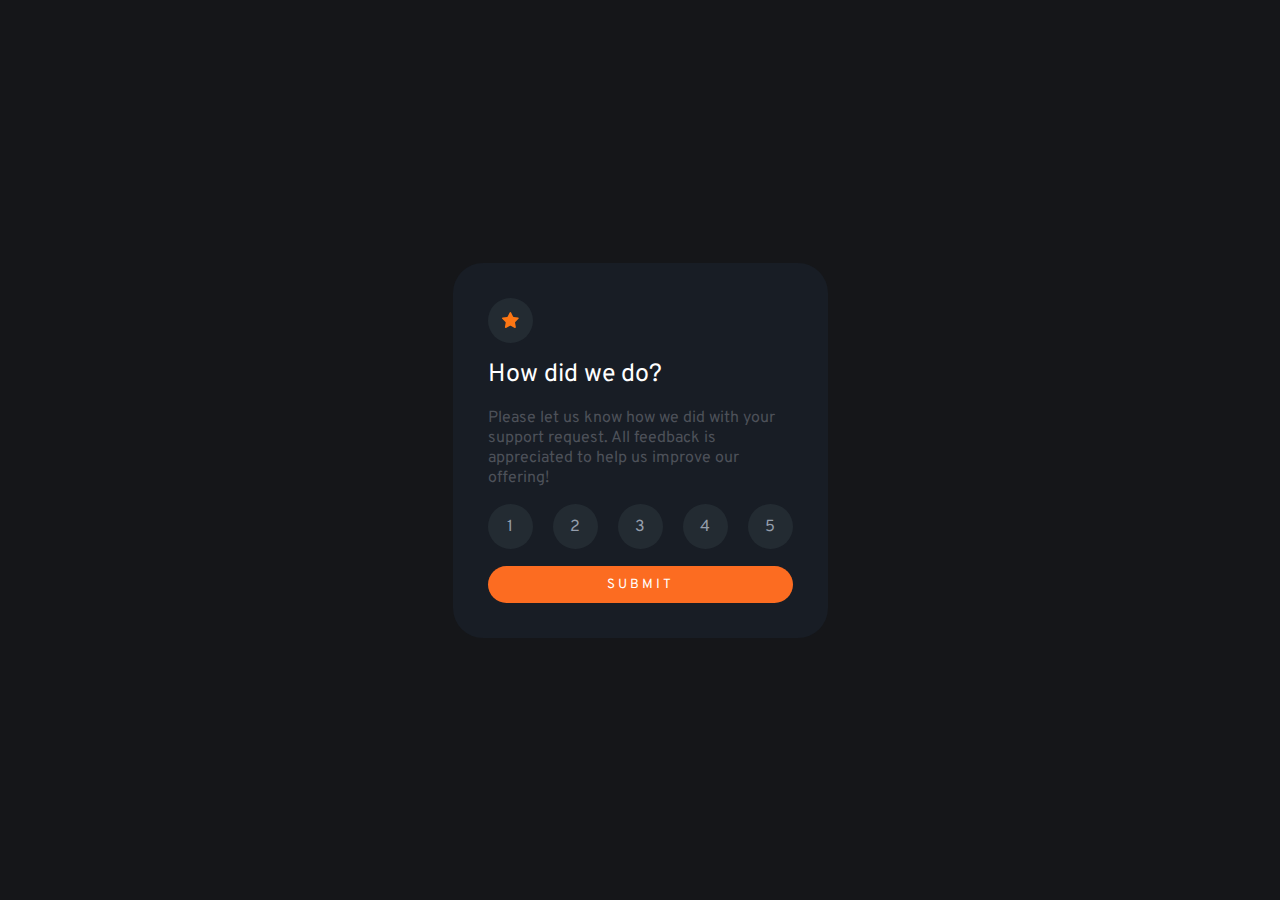
<file: interactive-rating-component/index.html>
<!DOCTYPE html>
<html lang="en">
<head>
  <meta charset="UTF-8">
  <meta name="viewport" content="width=device-width, initial-scale=1.0"> <!-- displays site properly based on user's device -->

  <link rel="icon" type="image/png" sizes="32x32" href="./images/favicon-32x32.png">
  
  <title>Frontend Mentor | Interactive rating component</title>

  <link rel="stylesheet" href="style.css">
</head>
<body>

  <div class="card">
    <div class="star">
      <img src="images/icon-star.svg" alt="logo">
    </div>

    <div class="title">
      How did we do?
    </div>

    <div class="description">
      Please let us know how we did with your support request. All feedback is appreciated to help us improve our offering!
    </div>

    <div class="numbers">
      <span>1</span>
      <span>2</span>
      <span>3</span>
      <span>4</span>
      <span>5</span>
    </div>

    <button class="submit">
      SUBMIT
    </button>
  </div>


  <!-- <div class="card-thanks">
    <img src="images/illustration-thank-you.svg" alt="ticket" class="logo">

    <div class="ticket">
    </div>
    
    <div class="box">
      You selected </span> out of 5
    </div>

    <div class="title">
      Thank you!
    </div>

    <div class="description">
      We appreciate you taking the time to give a rating. If you ever need more support, don’t hesitate to get in touch!
    </div>
  </div> -->
  

<!-- <div class="attribution">
    Challenge by <a href="https://www.frontendmentor.io?ref=challenge" target="_blank">Frontend Mentor</a>. 
    Coded by <a href="#">Your Name Here</a>.
  </div> -->
</body>
</html>
</file>
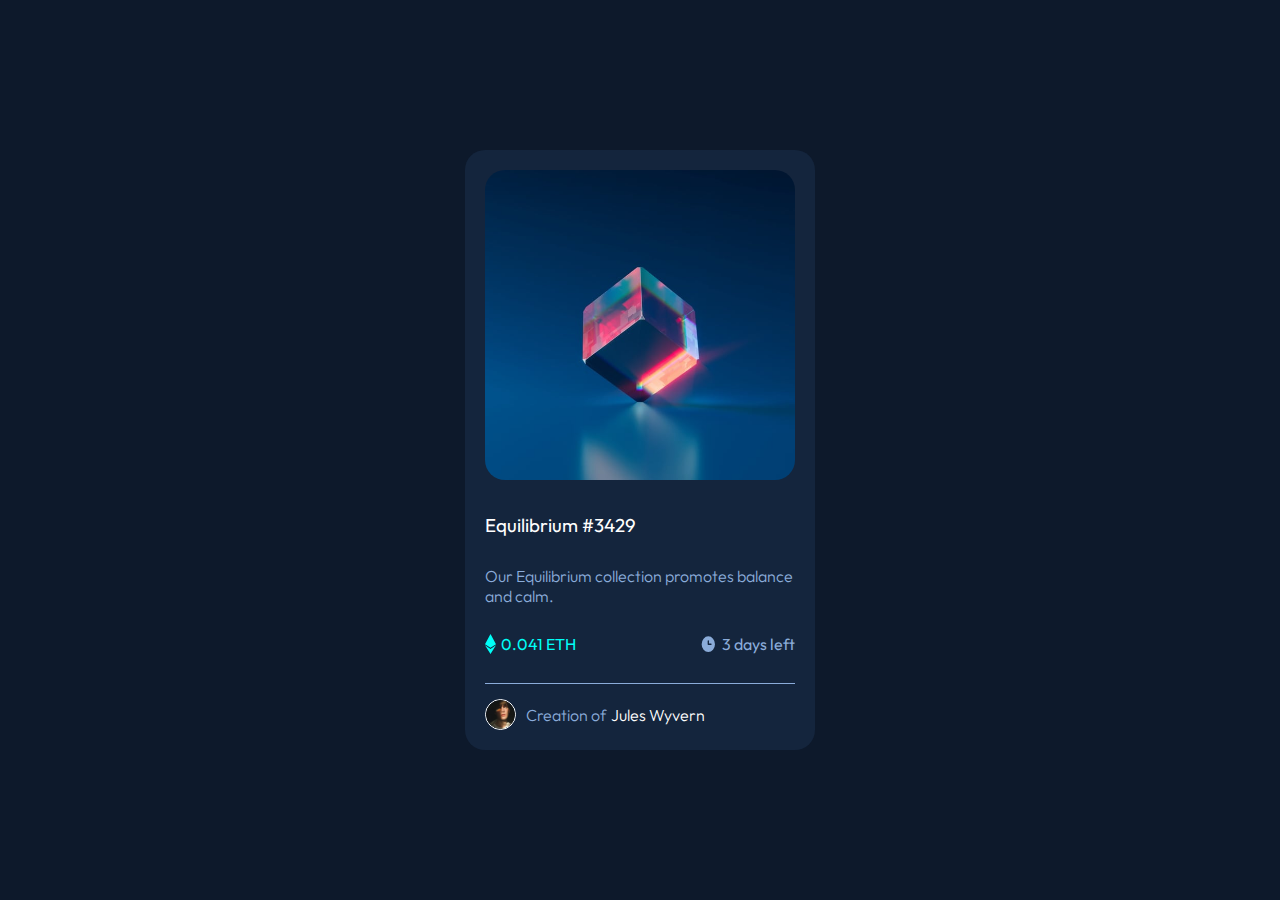
<file: nft-preview-card-component-main/index.html>
<!DOCTYPE html>
<html lang="en">
<head>
  <meta charset="UTF-8">
  <meta name="viewport" content="width=device-width, initial-scale=1.0"> <!-- displays site properly based on user's device -->

  <link rel="icon" type="image/png" sizes="32x32" href="./images/favicon-32x32.png">
  
  <title>Frontend Mentor | NFT preview card component</title>

  <link rel="stylesheet" href="style.css">
</head>
<body>

  <div class="card">

    <div class="images">
      <img src="images/image-equilibrium.jpg" alt="nft" class="logo">
      <div class="view-overlay">
        <img src="images/icon-view.svg" alt="eye" class="eye">
      </div>
    </div>

<!--     <img src="images/image-equilibrium.jpg" alt="nft" class="logo">
 -->
    <h3>Equilibrium #3429</h3>
    <p>Our Equilibrium collection promotes balance and calm.</p>

    <div class="details">
      <div class="price">
        <img src="images/icon-ethereum.svg" alt="eth" class="icon">
        0.041 ETH
      </div>
      <div class="data">
        <img src="images/icon-clock.svg" alt="clock" class="icon">
        3 days left
      </div>
    </div>

    <div class="profile">
      <img src="images/image-avatar.png" alt="avatar" class="avatar">
      <p>Creation of <span>Jules Wyvern</span></p>
    </div>

  </div>

<!-- 
  <div class="attribution">
    Challenge by <a href="https://www.frontendmentor.io?ref=challenge" target="_blank">Frontend Mentor</a>. 
    Coded by <a href="#">Your Name Here</a>.
  </div> -->
</body>
</html>
</file>
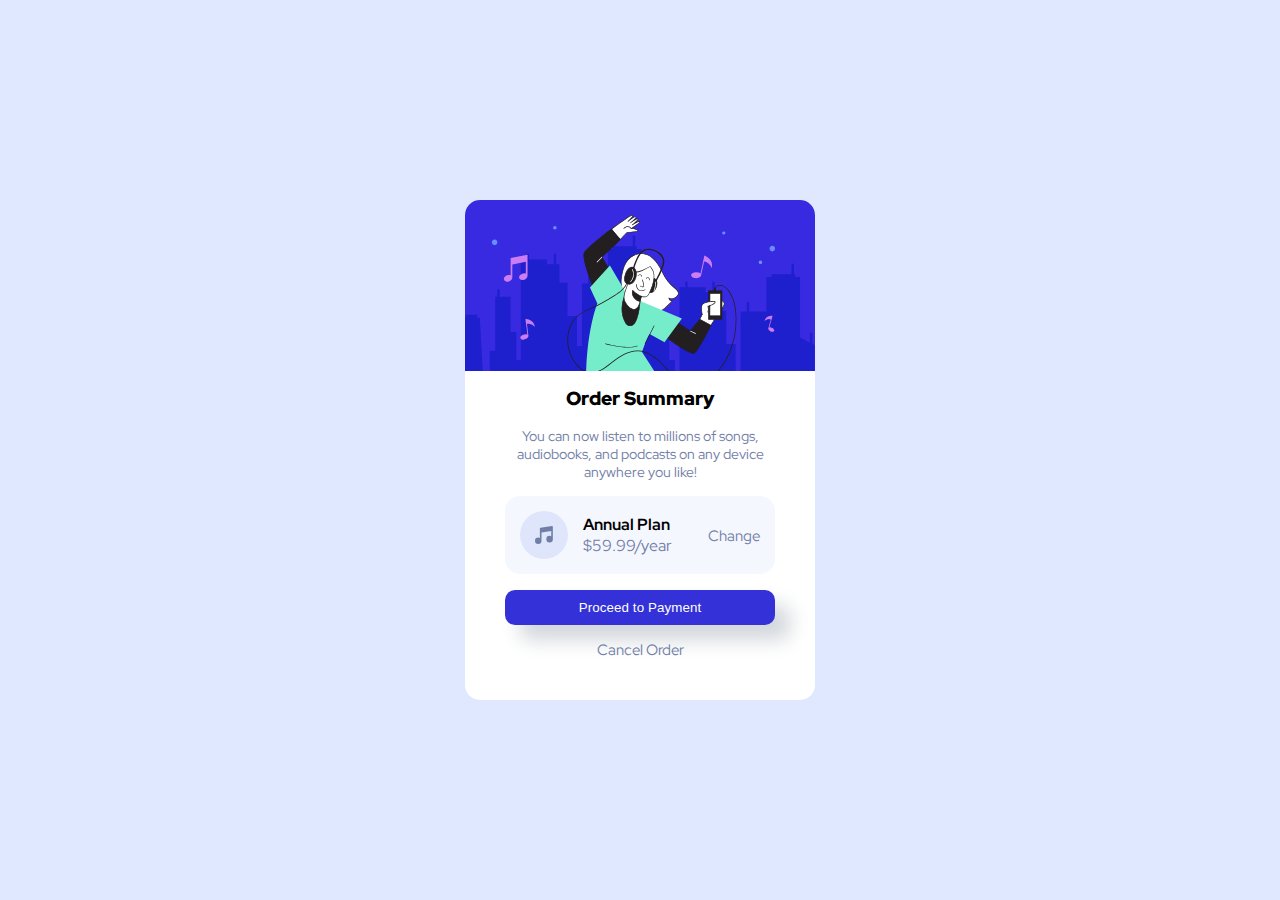
<file: order-summary-component-main/index.html>
<!DOCTYPE html>
<html lang="en">
<head>
  <meta charset="UTF-8">
  <meta name="viewport" content="width=device-width, initial-scale=1.0"> <!-- displays site properly based on user's device -->

  <link rel="icon" type="image/png" sizes="32x32" href="./images/favicon-32x32.png">
  
  <title>Frontend Mentor | Order summary card</title>

  <link rel="stylesheet" href="style.css">
</head>
<body>

  <div class="card">
    <img src="images/illustration-hero.svg" alt="banner" class="banner-hero">

    <h3>Order Summary</h3>
    <p>
      You can now listen to millions of songs, audiobooks, and podcasts on any device anywhere you like!
    </p>

    <div class="plans">
      <img src="images/icon-music.svg" alt="">
      <div class="details">
        <div class="price">
          <strong>Annual Plan</strong>
          $59.99/year
        </div>
        <div class="link-chance">
          <a href="#">Change</a>
        </div>
      </div>
    </div>

    <button class="payment">Proceed to Payment</button>

    <a href="#">Cancel Order</a>
  </div>
  <!-- <div class="attribution">
    Challenge by <a href="https://www.frontendmentor.io?ref=challenge" target="_blank">Frontend Mentor</a>. 
    Coded by <a href="#">Your Name Here</a>.
  </div> -->
</body>
</html>
</file>
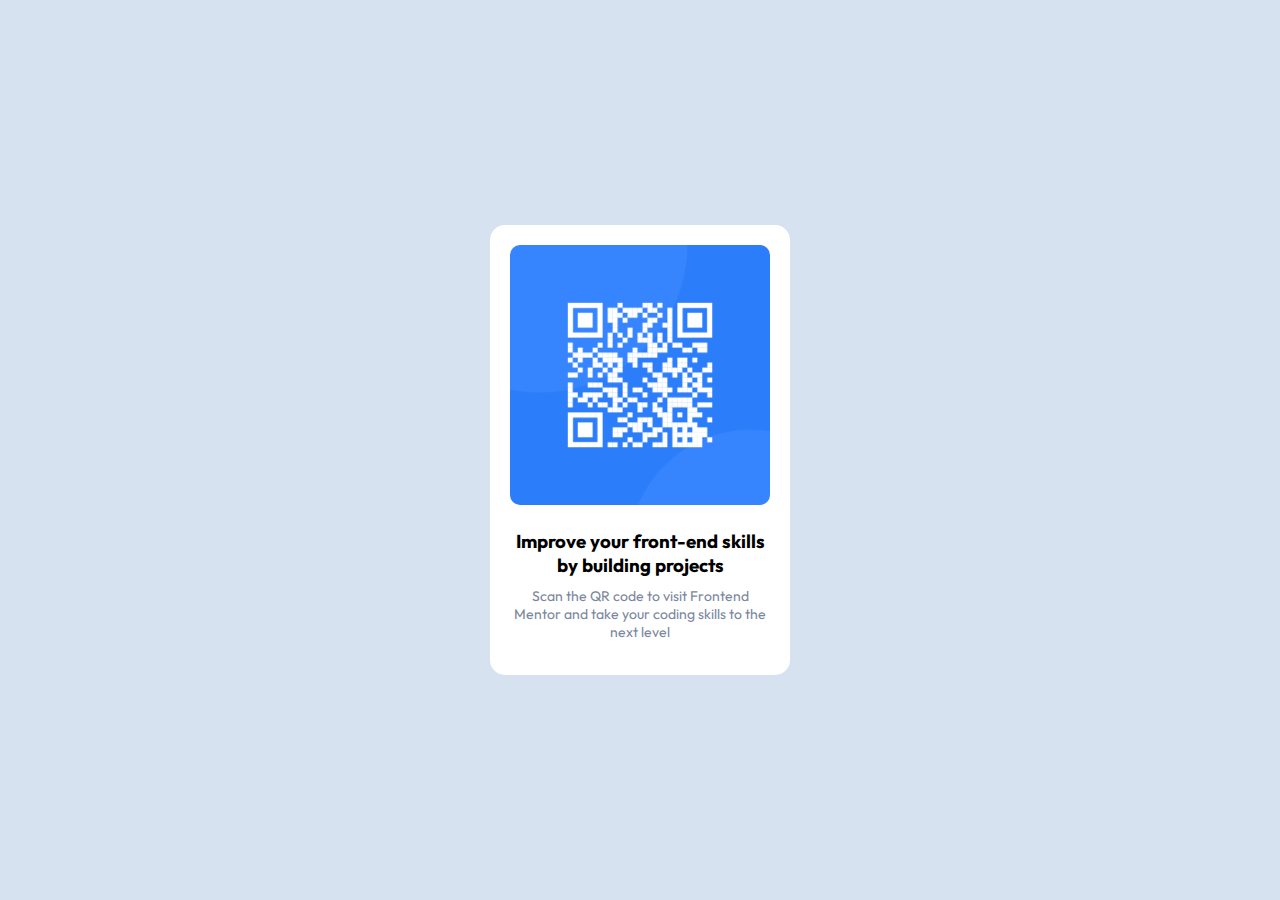
<file: qr-code-component-main/index.html>
<!DOCTYPE html>
<html lang="en">
<head>
  <meta charset="UTF-8">
  <meta name="viewport" content="width=device-width, initial-scale=1.0"> <!-- displays site properly based on user's device -->

  <link rel="icon" type="image/png" sizes="32x32" href="./images/favicon-32x32.png">
  
  <title>Frontend Mentor | QR code component</title>

  <link rel="stylesheet" href="style.css">
</head>
<body>

  <div class="card">
    <img src="images/image-qr-code.png" alt="logo" class="logo">
    <h3>Improve your front-end skills by building projects</h3>
    <p>
      Scan the QR code to visit Frontend Mentor and take your coding skills to the next level
    </p>
  </div>

  
  <!-- <div class="attribution">
    Challenge by <a href="https://www.frontendmentor.io?ref=challenge" target="_blank">Frontend Mentor</a>. 
    Coded by <a href="#">Your Name Here</a>.
  </div> -->
</body>
</html>
</file>
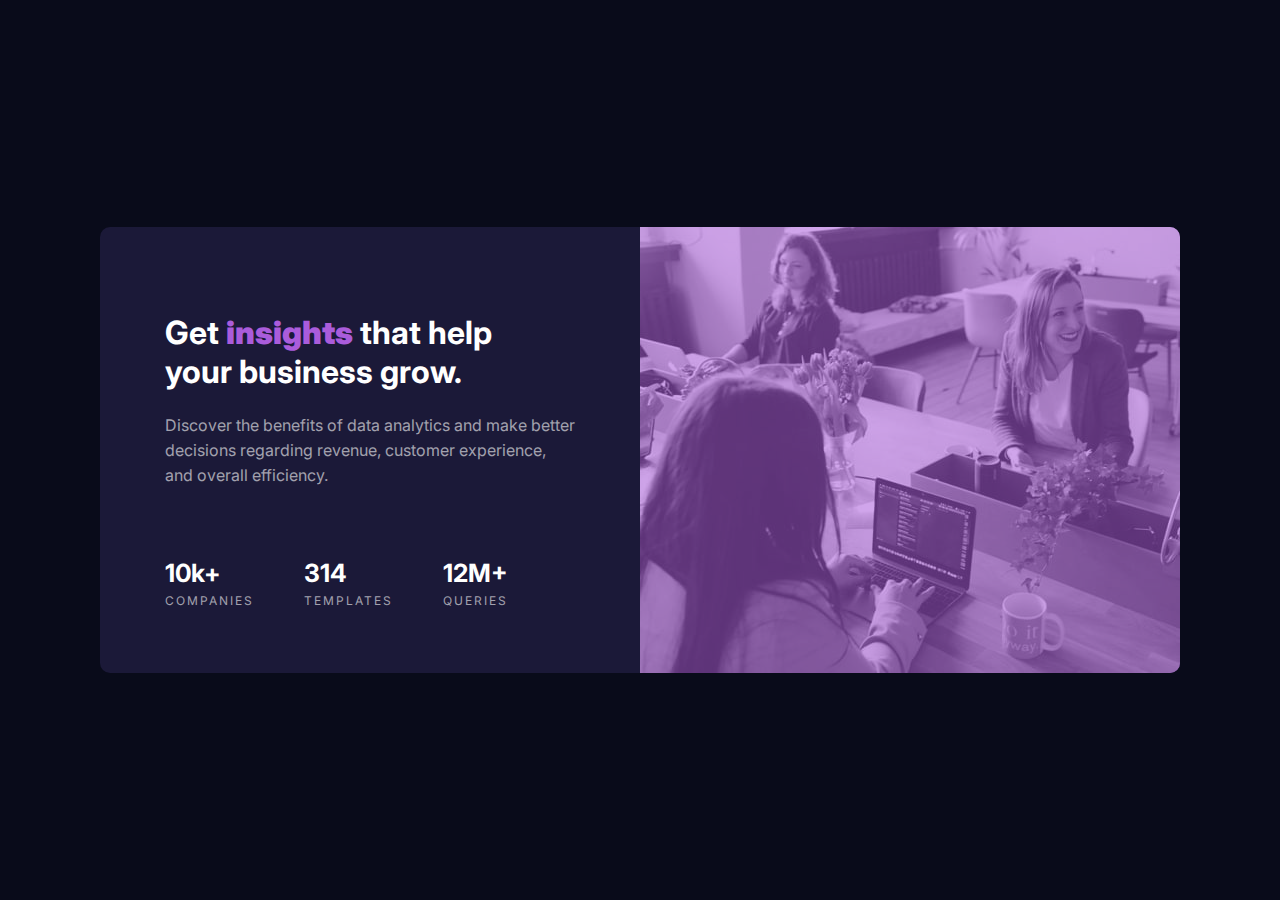
<file: stats-preview-card-component-main/index.html>
<!DOCTYPE html>
<html lang="en">
<head>
  <meta charset="UTF-8">
  <meta name="viewport" content="width=device-width, initial-scale=1.0"> <!-- displays site properly based on user's device -->

  <link rel="icon" type="image/png" sizes="32x32" href="./images/favicon-32x32.png">
  
  <title>Frontend Mentor | Stats preview card component</title>

  <link rel="stylesheet" href="style.css">

</head>
<body>

  <div class="container">
    
    <div class="text">
      <div class="informacoes">
        <h1>
          Get <strong>insights</strong> that help <br> your business grow.
        </h1>
        <p>
          Discover the benefits of data analytics and make better decisions regarding revenue, customer 
          experience, and overall efficiency.
        </p>
      </div>
      <div class="details">
        <div class="info">
          <div class="info-number">10k+</div>
          <div class="info-text">companies</div>
        </div>
        <div class="info">
          <div class="info-number">314</div>
          <div class="info-text">templates</div>
        </div>
        <div class="info">
          <div class="info-number">12M+</div>
          <div class="info-text">queries</div>
        </div>
      </div>
    </div>

    <div class="image">
      <img src="images/image-header-desktop.jpg" alt="imagens">
    </div>

  </div>




  <!-- <div class="attribution">
    Challenge by <a href="https://www.frontendmentor.io?ref=challenge" target="_blank">Frontend Mentor</a>. 
    Coded by <a href="#">Your Name Here</a>.
  </div> -->
</body>
</html>
</file>
<file: interactive-rating-component/style.css>
@import url('https://fonts.googleapis.com/css2?family=Overpass:wght@400;700&display=swap');

/*

- Mobile: 375px
- Desktop: 1440px
- Font size (paragraph): 15px
- Weights: 400, 700

*/


*{
  margin: 0;
  padding: 0;
  box-sizing: border-box;
  font-family: "Overpass", sans-serif;
  color: var(--White);
}

:root {
  /*   Colors   */
  --Orange: #fc6c21;
  --White: #ffffff;
  --Light-Grey: #959eac;
  --Meduim: #4d5159;
  --Medium-Grey: #232b32;
  --Dark-Blue: #181d25;
  --Very-DarkBlue: #151619;
}
body{
  height: 100vh;
  background: var(--Very-DarkBlue);
}
body .title{
  font-size: 25px;
}

body .description{
  color: var(--Meduim);
  font-weight: 400;
}

.card{
  position: absolute;
  margin: auto;
  left: 0;
  right: 0;
  top: 0;
  bottom: 0;

  height: 375px;
  width: 375px;
  padding: 35px;
  border-radius: 30px;
  background: var(--Dark-Blue);

  display: flex;
  flex-direction: column;
  justify-content: space-between;
  
}
.card .star{
  height: 45px;
  width: 45px;
  display: flex;
  align-items: center;
  justify-content: center;
  border-radius: 50%;
  background: var(--Medium-Grey);
}

.card .numbers{
  width: 100%;
  display: flex;
  justify-content: space-between;
}

.card .numbers span{
  height: 45px;
  width: 45px;
  border-radius: 50%;
  color: var(--Light-Grey);
  background: var(--Medium-Grey);
  display: flex;
  align-items: center;
  justify-content: center;
  cursor: pointer;
}

.card .numbers span:hover{
  background: var(--Orange);
  color: var(--White);
}

.card .submit{
  width: 100%;
  border: none;
  padding: 10px;
  letter-spacing: 3px;
  border-radius: 30px;
  background: var(--Orange);
  cursor: pointer;
}

.card .submit:hover{
  background: var(--White);
  color: var(--Orange);
  font-weight: 700;
}

.card-thanks{
  position: absolute;
  margin: auto;
  left: 0;
  right: 0;
  top: 0;
  bottom: 0;

  height: 375px;
  width: 375px;
  padding: 35px;
  border-radius: 30px;
  background: var(--Dark-Blue);
  text-align: center;

  display: flex;
  flex-direction: column;
  justify-content: space-between;
  align-items: center;
}

.card-thanks .box{
  padding: 5px 15px;
  background: var(--Meduim);
  border-radius: 30px;
  color: var(--Orange);
  font-weight: 400;
}
</file>
<file: nft-preview-card-component-main/style.css>
@import url('https://fonts.googleapis.com/css2?family=Outfit:wght@300;400;600&display=swap');

:root{
  --Soft-blue: hsl(215, 51%, 70%);
  --Cyan: hsl(178, 100%, 50%);
  --main-BG: hsl(217, 54%, 11%);
  --card-BG: hsl(216, 50%, 16%);
  --line: hsl(215, 32%, 27%);
  --White: hsl(0, 0%, 100%);
}

*{
  margin: 0;
  padding: 0;
  box-sizing: border-box;
}

body{
  font-family: "Outfit", sans-serif;
  background: var(--main-BG);
  color: var(--Soft-blue);
}

.card{
  position: absolute;
  top: 50%;
  left: 50%;
  transform: translate(-50%, -50%);

  width: 350px;
  height: 600px;
  padding: 20px;
  border-radius: 20px;
  background: var(--card-BG);

  display: flex;
  flex-direction: column;
  justify-content: space-between;
}


.card .logo{
  width: 100%;
  border-radius: 20px;
  cursor: pointer;
}

.images {
  position: relative;
}

.view-overlay {
  width: 100%;
  height: 100%;
  border-radius: 20px;
  position: absolute;
  top: 50%;
  left: 50%;
  background: hsl(178, 100%, 50%, 50%);
  opacity: 0;
  display: flex;
  transform: translate(-50%,-50%);
}

.view-overlay:hover {
  opacity: 1;
}

.eye {
  position: absolute;
  top: 50%;
  left: 50%;
  display: flex;
  transform: translate(-50%,-50%);
}

.eye:hover {
  color: hsl(178, 100%, 50%);
}

.card h3{
  color: var(--White);
  font-weight: 400;
  cursor: pointer;
}

.card h3:hover{
  color: var(--Cyan);
}

.card p {
  font-weight: 300;
}

.details{
  display: flex;
  justify-content: space-between;
  align-items: center;
}
.details img{
  margin-right: 5px;
}

.price {
  display: flex;
  color: var(--Cyan);
}

.data{
  display: flex;
}

.profile{
  display: flex;
  align-items: center;
  padding-top: 15px;
  border-top: 1px solid var(--Soft-blue);
}

.profile .avatar{
  width: 10%;
  border: 1px solid white;
  border-radius: 50%;
  margin-right: 10px;
}

.profile p{
  display: flex;
  flex-direction: row;
  justify-content: center;
}

.profile span{
  margin-left: 5px;
  color: var(--White);
  cursor: pointer;
}

.profile span:hover{
  color: var(--Cyan);
}
</file>
<file: order-summary-component-main/style.css>
@import url('https://fonts.googleapis.com/css2?family=Red+Hat+Display:wght@500;700;900&display=swap');

*{
  margin: 0;
  padding: 0;
  box-sizing: border-box;
}

:root{
  --Pale-blue: hsl(225, 100%, 94%);
  --Bright-blue: hsl(245, 75%, 52%);
  --Very-pale-blue: hsl(225, 100%, 98%);
  --Desaturated-blue: hsl(224, 23%, 55%);
  --Dark-blue: hsl(223, 47%, 23%);
}

body{
  /* background: url(images/pattern-background-desktop.svg) no-repeat center/cover; */
  background: var(--Pale-blue);
  font-family: 'Red Hat Display', sans-serif;
}

.card{
  width: 350px;
  height: 500px;
  padding: 0 40px 40px;

  position: absolute;
  top: 50%;
  left: 50%;
  transform: translate(-50%, -50%);
  background: #fff;
  
  display: flex;
  flex-direction: column;
  justify-content: space-between;
  border-radius: 15px;

  align-items: center;
}

.card .banner-hero{
  width: 350px;
  border-radius: 15px 15px 0 0;
}

.card h3{
  font-weight: 900;
}

.card p{
  font-size: 14px;
  color: var(--Desaturated-blue);
  text-align: center;
}

.card .plans{
  width: 100%;
  display: flex;
  padding: 15px;
  border-radius: 15px;
  background: var(--Very-pale-blue);
}

.card .details{
  display: flex;
  flex-direction: row;
  align-items: center;
  background: var(--Very-pale-blue);
  padding-left: 15px;
  color: var(--Desaturated-blue);
}
.card .details strong {
  color: #000000;
}

.card .payment{
  width: 100%;
  padding: 10px 0;
  border-radius: 10px;
  cursor: pointer;
  border: none;
  background: #3331d7;
  color: #fff;
  font-weight: 500;
  letter-spacing: 0.1px;
  box-shadow: 15px 15px 20px rgb(210, 214, 219);
}
.card .payment:hover{
  background: #6d67e9;
}


.card a{
  text-decoration: none;
  color: var(--Desaturated-blue);
  font-size: 15px; 
}
.card a:hover{
  color: #000000;
  font-weight: 700;
}
</file>
<file: qr-code-component-main/style.css>
@import url('https://fonts.googleapis.com/css2?family=Outfit:wght@400;700&display=swap');

*{
  margin: 0;
  padding: 0;
  box-sizing: border-box;
  font-family: "Outfit", sans-serif;
}
:root{
  --White: hsl(0, 0%, 100%);
  --Light-gray: hsl(212, 45%, 89%);
  --Grayish-blue: hsl(220, 15%, 55%);
  --Dark-blue: hsl(218, 44%, 22%);
}
body{
  background: var(--Light-gray);
}
.card{
  width: 300px;
  height: 450px;
  position: absolute;
  top: 50%;
  left: 50%;
  transform: translate(-50%, -50%);
  background: var(--White);
  border-radius: 15px;
  padding: 20px;
  text-align: center;
}
.card .logo{
  width: 100%;
  border-radius: 10px; 
  margin-bottom: 20px;
}
.card h3{
  font-weight: 700;
  margin-bottom: 10px;
}
.card p{
  font-size: 14px;
  color: var(--Grayish-blue);
}
</file>
<file: stats-preview-card-component-main/style.css>
@import url("https://fonts.googleapis.com/css2?family=Inter:wght@400;700&display=swap");
@import url("https://fonts.googleapis.com/css2?family=Lexend+Deca&display=swap");

:root {
  --White: hsl(0, 0%, 100%);
  --White-paragraph: hsla(0, 0%, 100%, 0.75);
  --White-headings: hsla(0, 0%, 100%, 0.6);
  --Very-dark-blue: hsl(233, 47%, 7%);
  --Dark-desaturated-blue: hsl(244, 38%, 16%);
  --Soft-violet: hsl(277, 64%, 61%);
}

body {
  background: var(--Very-dark-blue);
}

.container {
  width: 1080px;
  height: 446px
 ; 
  display: flex;
  position: absolute;
  top: 50%;
  left: 50%;
  transform: translate(-50%, -50%);
  border-radius: 10px;

  color: white;
  background: var(--Dark-desaturated-blue);
}

.container .text {
  display: flex;
  flex-direction: column;
  justify-content: space-between;

  font-family: "Inter", sans-serif;
  padding: 65px;
}

.container .text strong {
  color: var(--Soft-violet);
}

.container .text p {
  color: var(--White-headings);
  line-height: 25px;
}

.details {
  display: flex;
}

.info-number {
  font: 700 25px "Inter", sans-serif;
  margin-bottom: 5px;
}

.info-text {
  padding-right: 50px;
  color: var(--White-headings);
  font: 400 12px "Inter", sans-serif; /* font-weight | font-size |font-family */
  text-transform: uppercase;
  letter-spacing: 2px;
}

.image {
  background-color: hsl(277, 64%, 61%);
  height: 100%;
  border-radius: 0 10px 10px 0;

}

.image img {
  opacity: 0.45;
  border-radius: 0 10px 10px 0;

}
</file>
